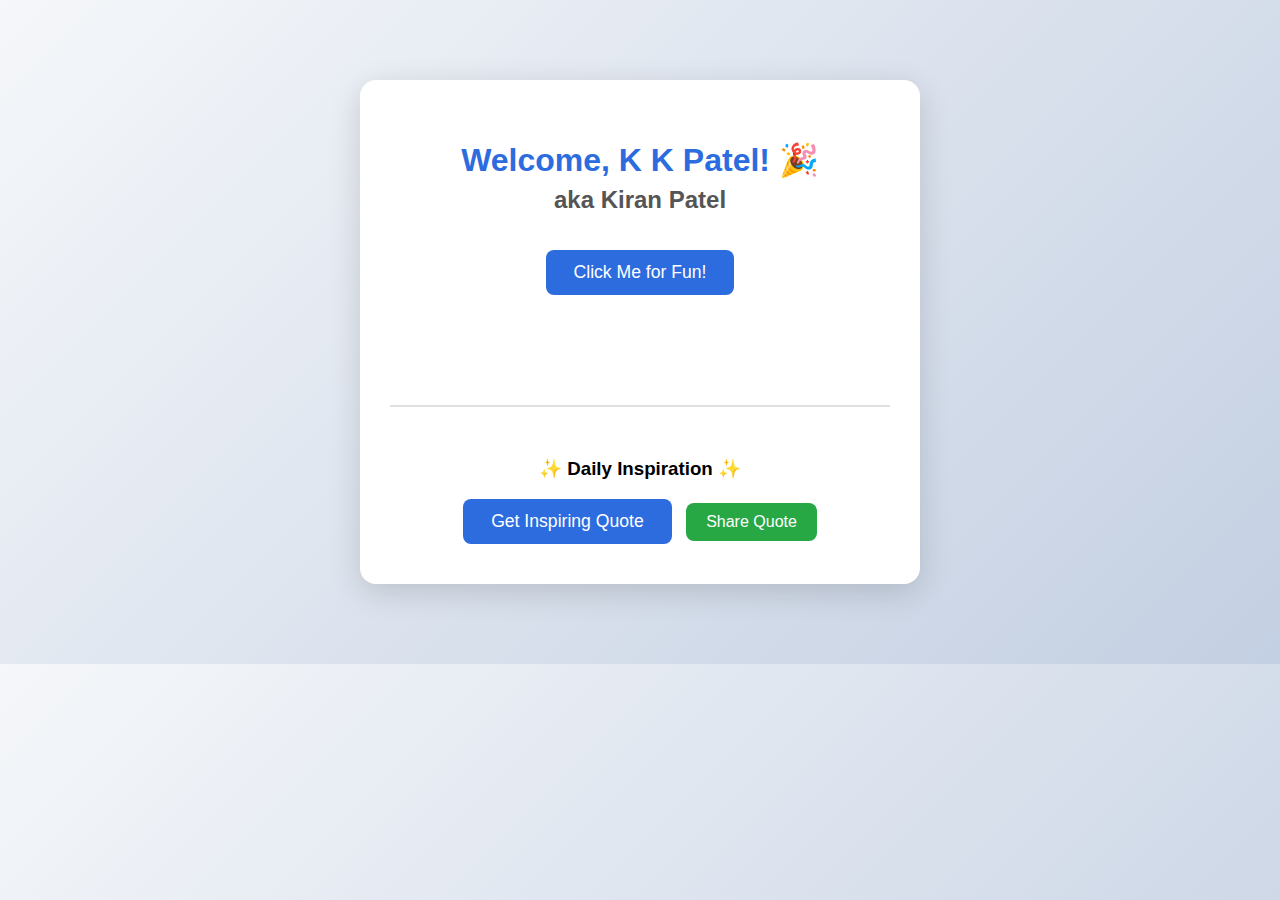
<file: index.html>
<!DOCTYPE html>
<html lang="en">
<head>
    <meta charset="UTF-8">
    <meta name="viewport" content="width=device-width, initial-scale=1.0">
    <title>Welcome K K Patel!</title>
    <style>
        body {
            background: linear-gradient(135deg, #f5f7fa 0%, #c3cfe2 100%);
            font-family: 'Segoe UI', Arial, sans-serif;
            margin: 0;
            padding: 0;
        }
        .container {
            max-width: 500px;
            margin: 80px auto;
            background: #fff;
            border-radius: 16px;
            box-shadow: 0 8px 32px rgba(0,0,0,0.15);
            padding: 40px 30px;
            text-align: center;
        }
        h1 {
            color: #2d6cdf;
            margin-bottom: 0.2em;
        }
        h2 {
            color: #555;
            margin-top: 0;
            margin-bottom: 1.5em;
        }
        #funButton {
            background: #2d6cdf;
            color: #fff;
            border: none;
            border-radius: 8px;
            padding: 12px 28px;
            font-size: 1.1em;
            cursor: pointer;
            transition: background 0.2s;
        }
        #funButton:hover {
            background: #174a8c;
        }
        #quoteButton {
            background: #2d6cdf;
            color: #fff;
            border: none;
            border-radius: 8px;
            padding: 12px 28px;
            font-size: 1.1em;
            cursor: pointer;
            transition: background 0.2s;
        }
        #quoteButton:hover {
            background: #174a8c;
        }
        #funArea {
            margin-top: 2em;
            min-height: 40px;
            font-size: 1.2em;
            color: #2d6cdf;
            font-weight: bold;
            transition: all 0.3s;
        }
        .quotes-section {
            margin-top: 2em;
            border-top: 2px solid #e0e0e0;
            padding-top: 2em;
        }
        .quote-display {
            background: #f8f9fa;
            padding: 20px;
            border-radius: 12px;
            margin: 1em 0;
            border-left: 4px solid #2d6cdf;
            font-style: italic;
            text-align: left;
        }
        .quote-author {
            text-align: right;
            font-weight: bold;
            color: #666;
            margin-top: 10px;
        }
        #shareButton {
            background: #28a745;
            color: white;
            border: none;
            border-radius: 8px;
            padding: 10px 20px;
            font-size: 1em;
            cursor: pointer;
            margin-left: 10px;
            transition: background 0.2s;
        }
        #shareButton:hover {
            background: #218838;
        }
        .confetti {
            position: fixed;
            top: 0;
            width: 12px;
            height: 12px;
            border-radius: 50%;
            opacity: 0.8;
            pointer-events: none;
            z-index: 9999;
            animation: confetti-fall linear forwards;
        }
        @keyframes confetti-fall {
            to {
                transform: translateY(100vh) rotate(360deg);
                opacity: 0;
            }
        }
    </style>
</head>
<body>
    <div class="container">
        <h1>Welcome, K K Patel! 🎉</h1>
        <h2>aka Kiran Patel</h2>
        <button id="funButton">Click Me for Fun!</button>
        <div id="funArea"></div>
        
        <div class="quotes-section">
            <h3>✨ Daily Inspiration ✨</h3>
            <button id="quoteButton">Get Inspiring Quote</button>
            <button id="shareButton">Share Quote</button>
            <div id="quoteDisplay" class="quote-display" style="display: none;">
                <div id="quoteText"></div>
                <div id="quoteAuthor" class="quote-author"></div>
            </div>
        </div>
    </div>
    <script>
        // Fun button functionality
        document.getElementById('funButton').addEventListener('click', function() {
            const funArea = document.getElementById('funArea');
            const funMessages = [
                'You are awesome, Kiran! 😎',
                'Keep smiling! 😊',
                'Have a fantastic day! 🌟',
                'Let\'s make something amazing!',
                'Fun is just a click away! 🎈',
                'Coding is fun with you! 💻'
            ];
            const confettiColors = ['#2d6cdf', '#ffb347', '#ff6961', '#77dd77', '#f49ac2'];
            
            funArea.textContent = funMessages[Math.floor(Math.random() * funMessages.length)];
            
            // Confetti effect
            for (let i = 0; i < 30; i++) {
                const confetti = document.createElement('div');
                confetti.className = 'confetti';
                confetti.style.left = Math.random() * 100 + '%';
                confetti.style.background = confettiColors[Math.floor(Math.random() * confettiColors.length)];
                confetti.style.animationDuration = (Math.random() * 1 + 1.5) + 's';
                document.body.appendChild(confetti);
                setTimeout(() => confetti.remove(), 2000);
            }
        });

        // Inspiring quotes array
        const inspiringQuotes = [
            { text: "The future belongs to those who believe in the beauty of their dreams.", author: "Eleanor Roosevelt" },
            { text: "Success is not final, failure is not fatal: it is the courage to continue that counts.", author: "Winston Churchill" },
            { text: "The only way to do great work is to love what you do.", author: "Steve Jobs" },
            { text: "Innovation distinguishes between a leader and a follower.", author: "Steve Jobs" },
            { text: "Life is what happens to you while you're busy making other plans.", author: "John Lennon" },
            { text: "The only impossible journey is the one you never begin.", author: "Tony Robbins" },
            { text: "In the middle of difficulty lies opportunity.", author: "Albert Einstein" },
            { text: "It is during our darkest moments that we must focus to see the light.", author: "Aristotle" },
            { text: "Be yourself; everyone else is already taken.", author: "Oscar Wilde" },
            { text: "The best time to plant a tree was 20 years ago. The second best time is now.", author: "Chinese Proverb" },
            { text: "Your limitation—it's only your imagination.", author: "Anonymous" },
            { text: "Great things never come from comfort zones.", author: "Anonymous" },
            { text: "Dream it. Wish it. Do it.", author: "Anonymous" },
            { text: "Success doesn't just find you. You have to go out and get it.", author: "Anonymous" },
            { text: "The harder you work for something, the greater you'll feel when you achieve it.", author: "Anonymous" }
        ];

        let currentQuote = null;

        // Quote button functionality
        document.getElementById('quoteButton').addEventListener('click', function() {
            const quoteDisplay = document.getElementById('quoteDisplay');
            const quoteText = document.getElementById('quoteText');
            const quoteAuthor = document.getElementById('quoteAuthor');
            
            currentQuote = inspiringQuotes[Math.floor(Math.random() * inspiringQuotes.length)];
            
            quoteText.textContent = `"${currentQuote.text}"`;
            quoteAuthor.textContent = `— ${currentQuote.author}`;
            
            quoteDisplay.style.display = 'block';
            quoteDisplay.style.opacity = '0';
            setTimeout(() => {
                quoteDisplay.style.opacity = '1';
            }, 100);
        });

        // Share button functionality
        document.getElementById('shareButton').addEventListener('click', function() {
            if (currentQuote) {
                const shareText = `"${currentQuote.text}" — ${currentQuote.author}`;
                
                if (navigator.share) {
                    navigator.share({
                        title: 'Inspiring Quote',
                        text: shareText,
                        url: window.location.href
                    });
                } else {
                    // Fallback for browsers that don't support Web Share API
                    navigator.clipboard.writeText(shareText).then(() => {
                        alert('Quote copied to clipboard! 📋');
                    }).catch(() => {
                        // Final fallback
                        const textarea = document.createElement('textarea');
                        textarea.value = shareText;
                        document.body.appendChild(textarea);
                        textarea.select();
                        document.execCommand('copy');
                        document.body.removeChild(textarea);
                        alert('Quote copied to clipboard! 📋');
                    });
                }
            } else {
                alert('Please get a quote first! 💭');
            }
        });
    </script>
</body>
</html>
</file>
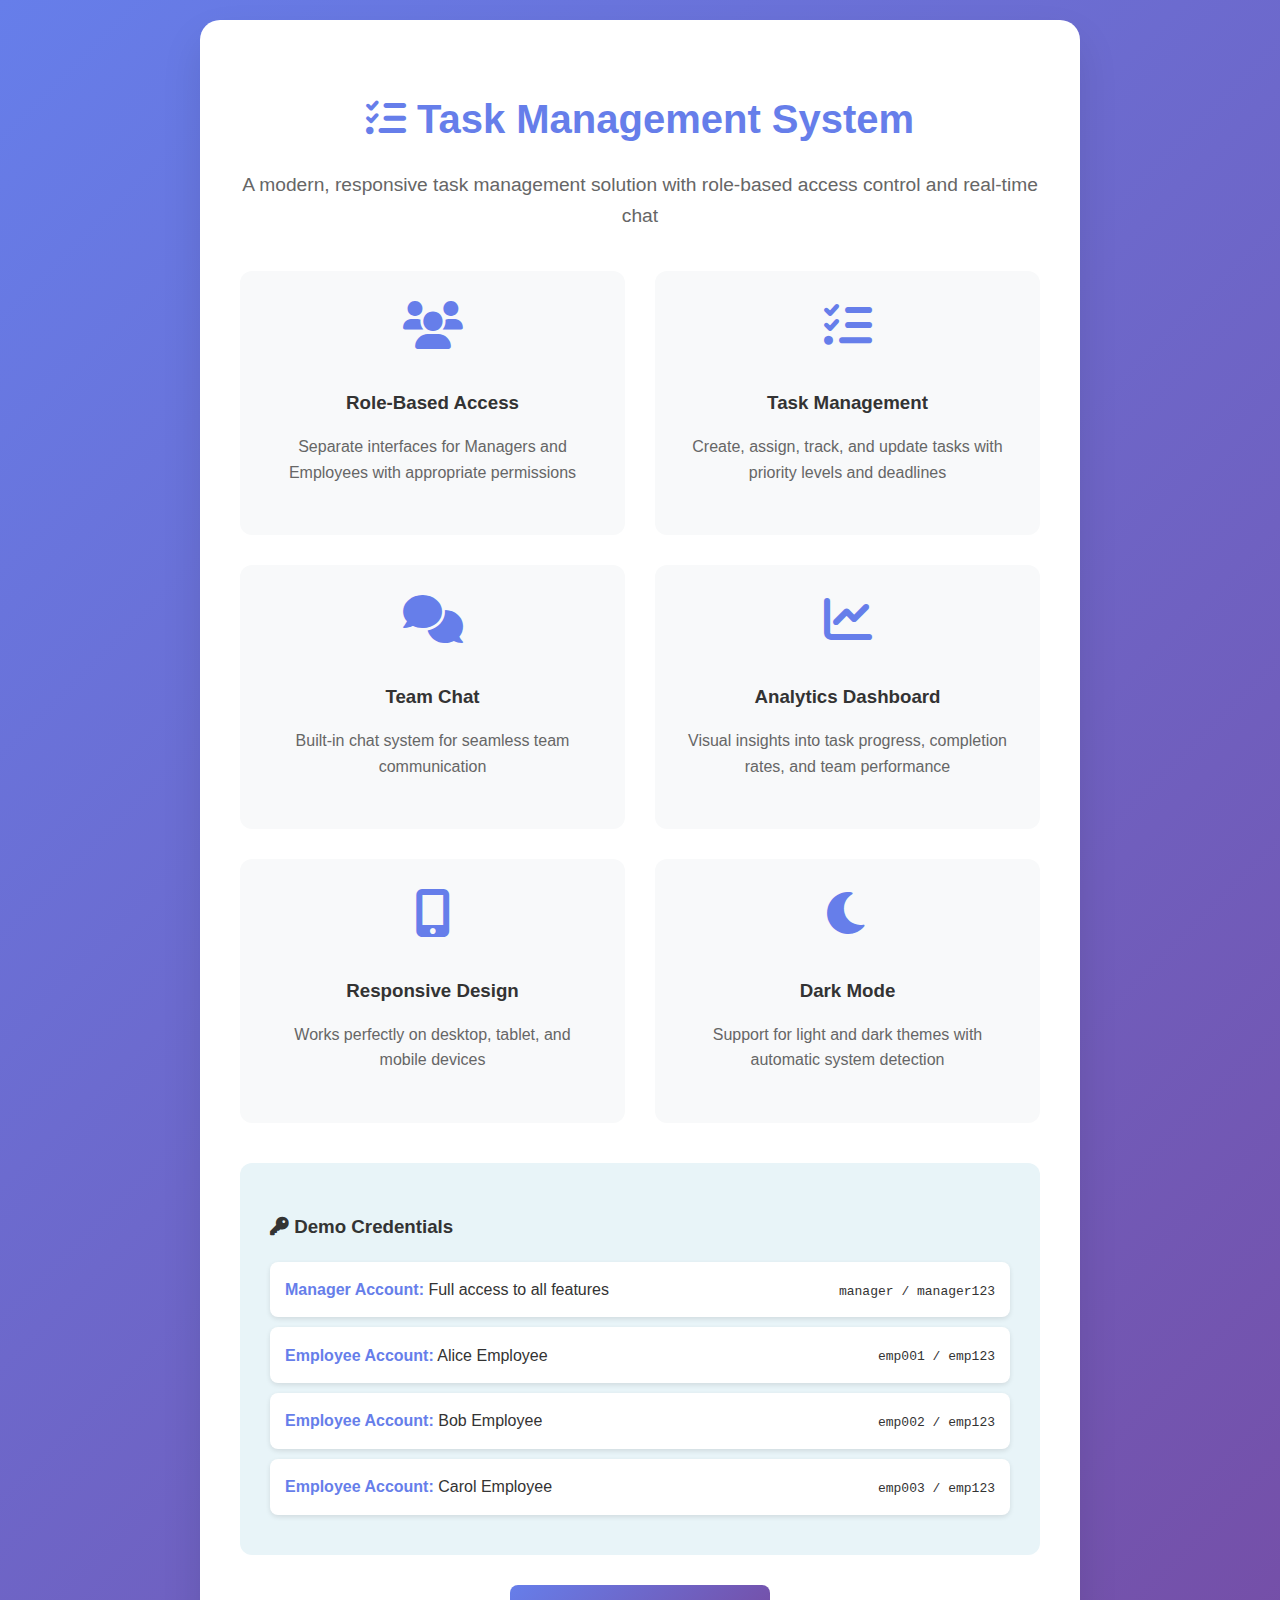
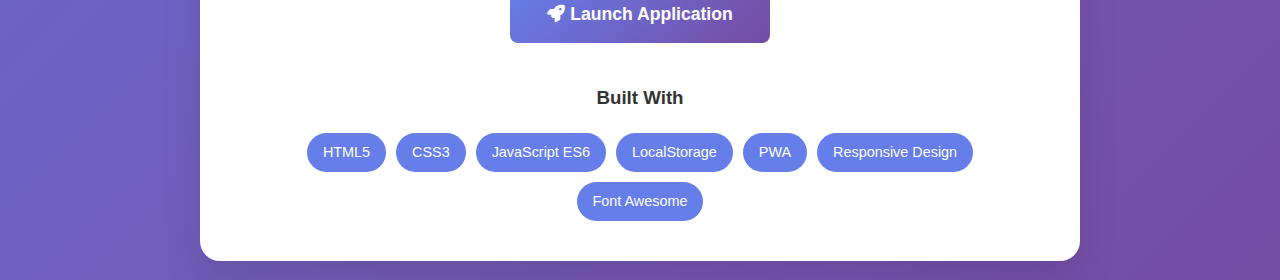
<file: demo.html>
<!DOCTYPE html>
<html lang="en">
<head>
    <meta charset="UTF-8">
    <meta name="viewport" content="width=device-width, initial-scale=1.0">
    <title>Task Management System - Demo</title>
    <style>
        body {
            font-family: 'Segoe UI', Tahoma, Geneva, Verdana, sans-serif;
            line-height: 1.6;
            margin: 0;
            padding: 20px;
            background: linear-gradient(135deg, #667eea 0%, #764ba2 100%);
            color: #333;
            min-height: 100vh;
        }
        
        .demo-container {
            max-width: 800px;
            margin: 0 auto;
            background: white;
            padding: 40px;
            border-radius: 20px;
            box-shadow: 0 20px 40px rgba(0, 0, 0, 0.1);
        }
        
        .demo-header {
            text-align: center;
            margin-bottom: 40px;
        }
        
        .demo-header h1 {
            color: #667eea;
            font-size: 2.5rem;
            margin-bottom: 10px;
        }
        
        .demo-header p {
            color: #666;
            font-size: 1.2rem;
        }
        
        .features-grid {
            display: grid;
            grid-template-columns: repeat(auto-fit, minmax(300px, 1fr));
            gap: 30px;
            margin-bottom: 40px;
        }
        
        .feature-card {
            background: #f8f9fa;
            padding: 30px;
            border-radius: 12px;
            text-align: center;
        }
        
        .feature-card i {
            font-size: 3rem;
            color: #667eea;
            margin-bottom: 20px;
        }
        
        .feature-card h3 {
            color: #333;
            margin-bottom: 15px;
        }
        
        .feature-card p {
            color: #666;
            margin-bottom: 20px;
        }
        
        .credentials {
            background: #e8f4f8;
            padding: 30px;
            border-radius: 12px;
            margin-bottom: 30px;
        }
        
        .credentials h3 {
            color: #333;
            margin-bottom: 20px;
        }
        
        .credential-item {
            display: flex;
            justify-content: space-between;
            align-items: center;
            padding: 15px;
            margin-bottom: 10px;
            background: white;
            border-radius: 8px;
            box-shadow: 0 2px 5px rgba(0, 0, 0, 0.1);
        }
        
        .credential-item strong {
            color: #667eea;
        }
        
        .launch-btn {
            display: block;
            width: 200px;
            margin: 0 auto;
            padding: 15px 30px;
            background: linear-gradient(135deg, #667eea 0%, #764ba2 100%);
            color: white;
            text-decoration: none;
            border-radius: 8px;
            font-size: 1.1rem;
            font-weight: 600;
            text-align: center;
            transition: transform 0.2s ease, box-shadow 0.2s ease;
        }
        
        .launch-btn:hover {
            transform: translateY(-2px);
            box-shadow: 0 10px 20px rgba(102, 126, 234, 0.3);
        }
        
        .tech-stack {
            margin-top: 40px;
            text-align: center;
        }
        
        .tech-stack h3 {
            color: #333;
            margin-bottom: 20px;
        }
        
        .tech-badges {
            display: flex;
            justify-content: center;
            gap: 10px;
            flex-wrap: wrap;
        }
        
        .tech-badge {
            padding: 8px 16px;
            background: #667eea;
            color: white;
            border-radius: 20px;
            font-size: 0.9rem;
            font-weight: 500;
        }
        
        @media (max-width: 768px) {
            .demo-container {
                padding: 20px;
            }
            
            .features-grid {
                grid-template-columns: 1fr;
            }
            
            .credential-item {
                flex-direction: column;
                text-align: center;
                gap: 10px;
            }
        }
    </style>
    <link href="https://cdnjs.cloudflare.com/ajax/libs/font-awesome/6.0.0/css/all.min.css" rel="stylesheet">
</head>
<body>
    <div class="demo-container">
        <div class="demo-header">
            <h1><i class="fas fa-tasks"></i> Task Management System</h1>
            <p>A modern, responsive task management solution with role-based access control and real-time chat</p>
        </div>
        
        <div class="features-grid">
            <div class="feature-card">
                <i class="fas fa-users"></i>
                <h3>Role-Based Access</h3>
                <p>Separate interfaces for Managers and Employees with appropriate permissions</p>
            </div>
            
            <div class="feature-card">
                <i class="fas fa-tasks"></i>
                <h3>Task Management</h3>
                <p>Create, assign, track, and update tasks with priority levels and deadlines</p>
            </div>
            
            <div class="feature-card">
                <i class="fas fa-comments"></i>
                <h3>Team Chat</h3>
                <p>Built-in chat system for seamless team communication</p>
            </div>
            
            <div class="feature-card">
                <i class="fas fa-chart-line"></i>
                <h3>Analytics Dashboard</h3>
                <p>Visual insights into task progress, completion rates, and team performance</p>
            </div>
            
            <div class="feature-card">
                <i class="fas fa-mobile-alt"></i>
                <h3>Responsive Design</h3>
                <p>Works perfectly on desktop, tablet, and mobile devices</p>
            </div>
            
            <div class="feature-card">
                <i class="fas fa-moon"></i>
                <h3>Dark Mode</h3>
                <p>Support for light and dark themes with automatic system detection</p>
            </div>
        </div>
        
        <div class="credentials">
            <h3><i class="fas fa-key"></i> Demo Credentials</h3>
            <div class="credential-item">
                <div>
                    <strong>Manager Account:</strong> Full access to all features
                </div>
                <div>
                    <code>manager / manager123</code>
                </div>
            </div>
            <div class="credential-item">
                <div>
                    <strong>Employee Account:</strong> Alice Employee
                </div>
                <div>
                    <code>emp001 / emp123</code>
                </div>
            </div>
            <div class="credential-item">
                <div>
                    <strong>Employee Account:</strong> Bob Employee
                </div>
                <div>
                    <code>emp002 / emp123</code>
                </div>
            </div>
            <div class="credential-item">
                <div>
                    <strong>Employee Account:</strong> Carol Employee
                </div>
                <div>
                    <code>emp003 / emp123</code>
                </div>
            </div>
        </div>
        
        <a href="index.html" class="launch-btn">
            <i class="fas fa-rocket"></i> Launch Application
        </a>
        
        <div class="tech-stack">
            <h3>Built With</h3>
            <div class="tech-badges">
                <span class="tech-badge">HTML5</span>
                <span class="tech-badge">CSS3</span>
                <span class="tech-badge">JavaScript ES6</span>
                <span class="tech-badge">LocalStorage</span>
                <span class="tech-badge">PWA</span>
                <span class="tech-badge">Responsive Design</span>
                <span class="tech-badge">Font Awesome</span>
            </div>
        </div>
    </div>
</body>
</html>
</file>
